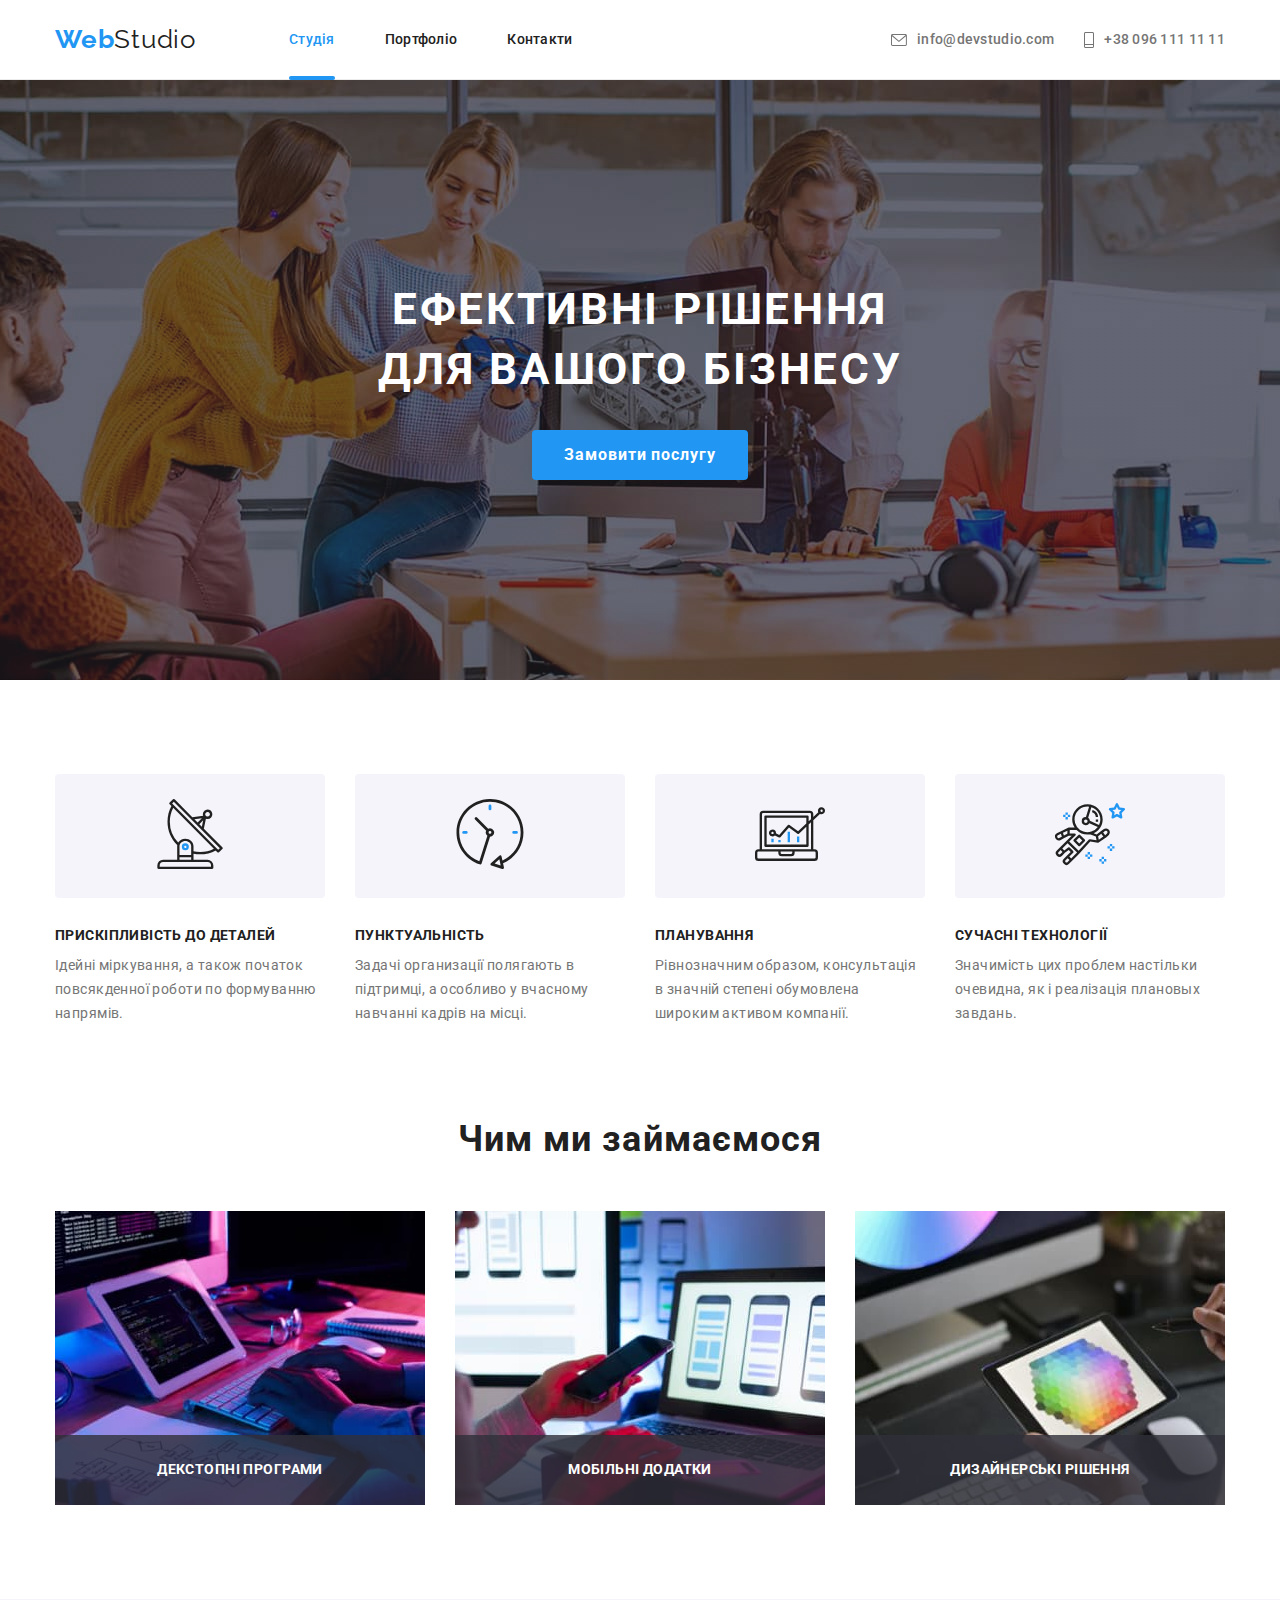
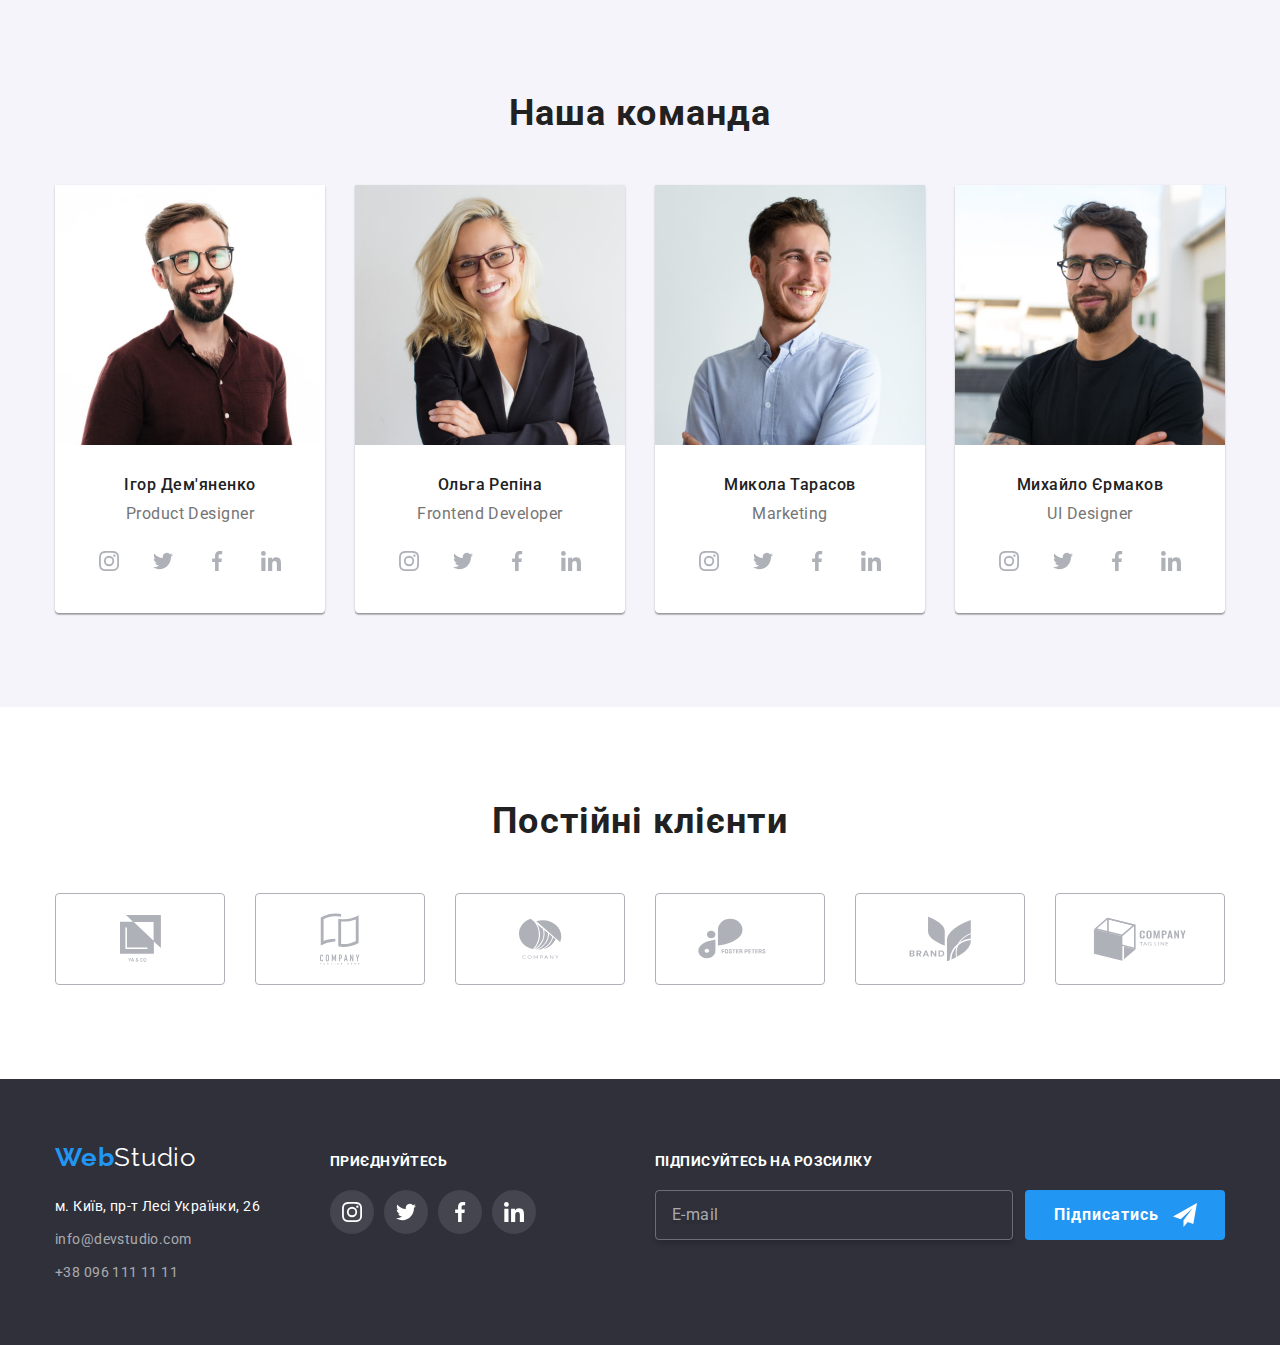
<file: index.html>
<!doctype html>
<html lang="uk-UA">
    <head>
        <meta charset="UTF-8">
        <meta name="viewport" content="width=device-width, initial-scale=1.0">
        <meta http-equiv="X-UA-Compatible" content="ie=edge">
        <title>Головна</title>
        <!--Імпорт шрифтів в HTML5-->
        <link rel="preconnect" href="https://fonts.googleapis.com">
        <link rel="preconnect" href="https://fonts.gstatic.com" crossorigin>
        <link href="https://fonts.googleapis.com/css2?family=Raleway:wght@700&family=Roboto:wght@400;500;700;900&display=swap"
              rel="stylesheet">
        <!--Імпорт зображення на шапку сайту-->
        <link rel="icon" href="./images/goit.png" type="image/png">
        <!--Підключення стилів-->
        <link rel="stylesheet" href="https://cdnjs.cloudflare.com/ajax/libs/modern-normalize/1.1.0/modern-normalize.min.css">
        <link rel="stylesheet" href="./css/main.min.css" type="text/css">
        <!-- <link rel="stylesheet" href="./styles/styles.css" type="text/css"> -->
    </head>
    <!-- ДЗ №7 goit-markup-hw-07 -->

    
    <body class="body-general">

        <!--Хедер-->
        <header class="header">
            <!--Контейнер контенту - ширина 1200px-->
            <div class="container">
                <!--Обгортка для хедеру-->
                <div class="header__wrapper">

                    <!--Блок навігації-->
                    <nav class="header__navigation">

                        <!--Логотип-->
                        <a class="logo" href="./"><span class="logo__prefix">Web</span>Studio</a>

                        <!--Навігація-->
                        <ul class="header__list">
                            <li class="header__item">
                                <a class="header__link current" href="./">Студія</a>
                            </li>
                            <li class="header__item">
                                <a class="header__link" href="./portfolio.html">Портфоліо</a>
                            </li>
                            <li class="header__item">
                                <a class="header__link" href="#">Контакти</a>
                            </li>
                        </ul>

                    </nav>

                    <!--Контакти-->
                    <ul class="header__list header__list--contacts">
                        <li class="header__item">
                            <a class="contact-link" href="mailto:info@devstudio.com">
                                <svg class="contact-link__image" width="16px" height="12px">
                                    <use href="./images/icons.svg#envelope"></use>
                                </svg>
                                info@devstudio.com</a>
                        </li>
                        <li class="header__item">
                            <a class="contact-link" href="tel:380961111111">
                                <svg class="contact-link__image" width="10px" height="16px">
                                    <use href="./images/icons.svg#smartphone"></use>
                                </svg>
                                +38 096 111 11 11</a>
                        </li>
                    </ul>

                </div>
            </div>
        </header>

        <!--Контент-->
        <main class="main-content">

            <!--Замовлення-->
            <section class="section section-order">
                <!--Контейнер контенту - ширина 1200px-->
                <div class="container">

                        <h1 class="title-order">Ефективні рішення для вашого бізнесу</h1>

                        <button class="button" type="button" data-modal-open>Замовити послугу</button>

                </div>
            </section>

            <!--Про нас-->
            <section class="section">
                <!--Контейнер контенту - ширина 1200px-->
                <div class="container">

                    <!--Заголовок для секції-->
                    <h2 class="hidden">Цей заголовок схований</h2>

                    <!--Наші цілі-->
                    <ul class="box-list">
                        <li class="box-list__item about-item">
                            <div class="about-item__box">
                                <svg class="about-item__image" width="70px" height="70px">
                                    <use href="./images/icons.svg#antenna"></use>
                                </svg>
                            </div>
                            <h3 class="about-item__title">Прискіпливість до деталей</h3>
                            <p class="about-item__text">
                                Ідейні міркування, а також початок повсякденної роботи по формуванню напрямів.
                            </p>
                        </li>
                        <li class="box-list__item about-item">
                            <div class="about-item__box">
                                <svg class="about-item__image" width="70px" height="70px">
                                    <use href="./images/icons.svg#clock"></use>
                                </svg>
                            </div>
                            <h3 class="about-item__title">Пунктуальність</h3>
                            <p class="about-item__text">
                                Задачі организації полягають в підтримці, а особливо у вчасному навчанні кадрів на
                                місці.
                            </p>
                        </li>
                        <li class="box-list__item about-item">
                            <div class="about-item__box">
                                <svg class="about-item__image" width="70px" height="70px">
                                    <use href="./images/icons.svg#diagram"></use>
                                </svg>
                            </div>
                            <h3 class="about-item__title">Планування</h3>
                            <p class="about-item__text">
                                Рівнозначним образом, консультація в значній степені обумовлена широким активом
                                компанії.
                            </p>
                        </li>
                        <li class="box-list__item about-item">
                            <div class="about-item__box">
                                <svg class="about-item__image" width="70px" height="70px">
                                    <use href="./images/icons.svg#astronaut"></use>
                                </svg>
                            </div>
                            <h3 class="about-item__title">Сучасні технології</h3>
                            <p class="about-item__text">
                                Значимість цих проблем настільки очевидна, як і реалізація плановых завдань.
                            </p>
                        </li>
                    </ul>

                </div>
            </section>

            <!--Чим ми займаємося-->
            <section class="section section-our-work">
                <!--Контейнер контенту - ширина 1200px-->
                <div class="container">

                    <!--Заголовок для секції-->
                    <h2 class="title-section">Чим ми займаємося</h2>

                    <!--Наше покликання-->
                    <ul class="box-list">
                        <li class="box-list__item work-item">
                            <img class="box-image" src="./images/image1.jpg" alt="Друк коду на клавіатурі"
                                 width="370" title="Втілюємо ваші мрії">
                            <h3 class="work-item__category">Декстопні програми</h3>
                        </li>
                        <li class="box-list__item work-item">
                            <img class="box-image" src="./images/image2.jpg" alt="Звірка дизайну сторінки на смартфоні"
                                 width="370" title="Підтримуємо вас на вашому шляху">
                            <h3 class="work-item__category">Мобільні додатки</h3>
                        </li>
                        <li class="box-list__item work-item">
                            <img class="box-image" src="./images/image3.jpg" alt="Вибір палітри кольорів на планшеті"
                                 width="370" title="Формуємо стратегію вашого успіху">
                            <h3 class="work-item__category">Дизайнерські рішення</h3>
                        </li>
                    </ul>

                </div>
            </section>

            <!--Наша команда-->
            <section class="section section-team">
                <!--Контейнер контенту - ширина 1200px-->
                <div class="container">

                    <!--Заголовок для секції-->
                    <h2 class="title-section">Наша команда</h2>

                    <!--Кадровий апарат-->
                    <ul class="box-list">

                        <li class="box-list__item team-item">
                            <img class="box-image" src="./images/photo1.jpg" alt="Фото Ігор Дем'яненко"
                                 width="270" title="Ігор Дем'яненко">
                            <h3 class="team-item__name">Ігор Дем'яненко</h3>
                            <p class="team-item__name team-item__name--job">Product Designer</p>

                            <!--Соціальці мережі-->
                            <ul class="social-list">
                                <li class="social-list__item">
                                    <a class="social-list__link" href="#">
                                        <svg class="social-list__image" width="20px" height="20px">
                                            <use href="./images/icons.svg#instagram"></use>
                                        </svg>
                                    </a>
                                </li>
                                <li class="social-list__item">
                                    <a class="social-list__link" href="#">
                                        <svg class="social-list__image" width="20px" height="20px">
                                            <use href="./images/icons.svg#twitter"></use>
                                        </svg>
                                    </a>
                                </li>
                                <li class="social-list__item">
                                    <a class="social-list__link" href="#">
                                        <svg class="social-list__image" width="20px" height="20px">
                                            <use href="./images/icons.svg#facebook"></use>
                                        </svg>
                                    </a>
                                </li>
                                <li class="social-list__item">
                                    <a class="social-list__link" href="#">
                                        <svg class="social-list__image" width="20px" height="20px">
                                            <use href="./images/icons.svg#linkedin"></use>
                                        </svg>
                                    </a>
                                </li>
                            </ul>
                        </li>

                        <li class="box-list__item team-item">
                            <img class="box-image" src="./images/photo2.jpg" alt="Фото Ольга Репіна"
                                 width="270" title="Ольга Репіна">
                            <h3 class="team-item__name">Ольга Репіна</h3>
                            <p class="team-item__name team-item__name--job">Frontend Developer</p>

                            <!--Соціальці мережі-->
                            <ul class="social-list">
                                <li class="social-list__item">
                                    <a class="social-list__link" href="#">
                                        <svg class="social-list__image" width="20px" height="20px">
                                            <use href="./images/icons.svg#instagram"></use>
                                        </svg>
                                    </a>
                                </li>
                                <li class="social-list__item">
                                    <a class="social-list__link" href="#">
                                        <svg class="social-list__image" width="20px" height="20px">
                                            <use href="./images/icons.svg#twitter"></use>
                                        </svg>
                                    </a>
                                </li>
                                <li class="social-list__item">
                                    <a class="social-list__link" href="#">
                                        <svg class="social-list__image" width="20px" height="20px">
                                            <use href="./images/icons.svg#facebook"></use>
                                        </svg>
                                    </a>
                                </li>
                                <li class="social-list__item">
                                    <a class="social-list__link" href="#">
                                        <svg class="social-list__image" width="20px" height="20px">
                                            <use href="./images/icons.svg#linkedin"></use>
                                        </svg>
                                    </a>
                                </li>
                            </ul>
                        </li>

                        <li class="box-list__item team-item">
                            <img class="box-image" src="./images/photo3.jpg" alt="Фото Микола Тарасов"
                                 width="270" title="Микола Тарасов">
                            <h3 class="team-item__name">Микола Тарасов</h3>
                            <p class="team-item__name team-item__name--job">Marketing</p>

                            <!--Соціальці мережі-->
                            <ul class="social-list">
                                <li class="social-list__item">
                                    <a class="social-list__link" href="#">
                                        <svg class="social-list__image" width="20px" height="20px">
                                            <use href="./images/icons.svg#instagram"></use>
                                        </svg>
                                    </a>
                                </li>
                                <li class="social-list__item">
                                    <a class="social-list__link" href="#">
                                        <svg class="social-list__image" width="20px" height="20px">
                                            <use href="./images/icons.svg#twitter"></use>
                                        </svg>
                                    </a>
                                </li>
                                <li class="social-list__item">
                                    <a class="social-list__link" href="#">
                                        <svg class="social-list__image" width="20px" height="20px">
                                            <use href="./images/icons.svg#facebook"></use>
                                        </svg>
                                    </a>
                                </li>
                                <li class="social-list__item">
                                    <a class="social-list__link" href="#">
                                        <svg class="social-list__image" width="20px" height="20px">
                                            <use href="./images/icons.svg#linkedin"></use>
                                        </svg>
                                    </a>
                                </li>
                            </ul>
                        </li>

                        <li class="box-list__item team-item">
                            <img class="box-image" src="./images/photo4.jpg" alt="Фото Михайло Єрмаков"
                                 width="270" title="Михайло Єрмаков">
                            <h3 class="team-item__name">Михайло Єрмаков</h3>
                            <p class="team-item__name team-item__name--job">UI Designer</p>

                            <!--Соціальці мережі-->
                            <ul class="social-list">
                                <li class="social-list__item">
                                    <a class="social-list__link" href="#">
                                        <svg class="social-list__image" width="20px" height="20px">
                                            <use href="./images/icons.svg#instagram"></use>
                                        </svg>
                                    </a>
                                </li>
                                <li class="social-list__item">
                                    <a class="social-list__link" href="#">
                                        <svg class="social-list__image" width="20px" height="20px">
                                            <use href="./images/icons.svg#twitter"></use>
                                        </svg>
                                    </a>
                                </li>
                                <li class="social-list__item">
                                    <a class="social-list__link" href="#">
                                        <svg class="social-list__image" width="20px" height="20px">
                                            <use href="./images/icons.svg#facebook"></use>
                                        </svg>
                                    </a>
                                </li>
                                <li class="social-list__item">
                                    <a class="social-list__link" href="#">
                                        <svg class="social-list__image" width="20px" height="20px">
                                            <use href="./images/icons.svg#linkedin"></use>
                                        </svg>
                                    </a>
                                </li>
                            </ul>
                        </li>

                    </ul>

                </div>
            </section>

            <!--Клієнти-->
            <section class="section">
                <!--Контейнер контенту - ширина 1200px-->
                <div class="container">

                    <!--Заголовок для секції-->
                    <h2 class="title-section">Постійні клієнти</h2>

                    <!--Клієнтура-->
                    <ul class="box-list">
                        <li class="box-list__item client-item">
                            <a class="client-item__link" href="#">
                                <svg class="client-item__logo" width="41px" height="47px">
                                    <use href="./images/icons.svg#yaco"></use>
                                </svg>
                            </a>
                        </li>
                        <li class="box-list__item client-item">
                            <a class="client-item__link" href="#">
                                <svg class="client-item__logo" width="40px" height="52px">
                                    <use href="./images/icons.svg#companytaglinehere"></use>
                                </svg>
                            </a>
                        </li>
                        <li class="box-list__item client-item">
                            <a class="client-item__link" href="#">
                                <svg class="client-item__logo" width="44px" height="41px">
                                    <use href="./images/icons.svg#company"></use>
                                </svg>
                            </a>
                        </li>
                        <li class="box-list__item client-item">
                            <a class="client-item__link" href="#">
                                <svg class="client-item__logo" width="84px" height="41px">
                                    <use href="./images/icons.svg#fosterpeters"></use>
                                </svg>
                            </a>
                        </li>
                        <li class="box-list__item client-item">
                            <a class="client-item__link" href="#">
                                <svg class="client-item__logo" width="63px" height="46px">
                                    <use href="./images/icons.svg#brand"></use>
                                </svg>
                            </a>
                        </li>
                        <li class="box-list__item client-item">
                            <a class="client-item__link" href="#">
                                <svg class="client-item__logo" width="94px" height="44px">
                                    <use href="./images/icons.svg#companytagline"></use>
                                </svg>
                            </a>
                        </li>
                    </ul>

                </div>
            </section>

        </main>

        <!--Футер-->
        <footer class="footer">
            <!--Контейнер контенту - ширина 1200px-->
            <div class="container">
                <!--Обгортка для футера-->
                <div class="footer__wrraper">

                    <!--Блок для логотипу та адреси футера-->
                    <div class="footer__contacts">

                        <!--Логотип футера-->
                        <a class="logo footer__logo" href="./"><span class="logo__prefix">Web</span>Studio</a>

                        <!--Адреса футера-->
                        <address class="footer__address">
                            <ul class="footer__address-list">
                                <li class="footer__address-item">
                                    <a class="footer__address-link" href="https://bit.ly/3pXMvUd" target="_blank"
                                       rel="noopener noreferrer">м. Київ, пр-т Лесі Українки, 26</a>
                                </li>
                                <li class="footer__address-item">
                                    <a class="contact-link footer__contact-link" href="mailto:info@devstudio.com">info@devstudio.com</a>
                                </li>
                                <li class="footer__address-item">
                                    <a class="contact-link footer__contact-link" href="tel:380961111111">+38 096 111 11 11</a>
                                </li>
                            </ul>
                        </address>

                    </div>

                    <!--Приєднуйтесь-->
                    <div class="footer__join">

                        <h3 class="title-footer">Приєднуйтесь</h3>

                        <!--Приєднуйтесь - Соціальці мережі-->
                        <ul class="social-list">
                            <li class="social-list__item">
                                <a class="social-list__link social-list__link--dark" href="#">
                                    <svg class="social-list__image" width="20px" height="20px">
                                        <use href="./images/icons.svg#instagram"></use>
                                    </svg>
                                </a>
                            </li>
                            <li class="social-list__item">
                                <a class="social-list__link social-list__link--dark" href="#">
                                    <svg class="social-list__image" width="20px" height="20px">
                                        <use href="./images/icons.svg#twitter"></use>
                                    </svg>
                                </a>
                            </li>
                            <li class="social-list__item">
                                <a class="social-list__link social-list__link--dark" href="#">
                                    <svg class="social-list__image" width="20px" height="20px">
                                        <use href="./images/icons.svg#facebook"></use>
                                    </svg>
                                </a>
                            </li>
                            <li class="social-list__item">
                                <a class="social-list__link social-list__link--dark" href="#">
                                    <svg class="social-list__image" width="20px" height="20px">
                                        <use href="./images/icons.svg#linkedin"></use>
                                    </svg>
                                </a>
                            </li>
                        </ul>

                    </div>

                    <!--Підписуйтесь на розсилку-->
                    <div class="footer__subscription">

                        <h3 class="title-footer">Підписуйтесь на розсилку</h3>

                        <!--Форма на розсилку-->
                        <form class="footer__form" action="#" method="post">
                            <label class="hidden" for="subscription-email">Введіть email:</label>
                            <input class="footer__input-email" type="email" name="subscription-email" id="subscription-email" placeholder="E-mail" required>
                            <button class="button footer__button" type="submit">Підписатись
                                <svg class="footer__button-image" width="24px" height="24px">
                                    <use href="./images/icons.svg#send"></use>
                                </svg>
                            </button>

                        </form>

                    </div>

                </div>
            </div>
        </footer>

        <!--Бекдроп-->
        <div class="backdrop is-hidden" data-modal>

            <!--Модальне вікно-->
            <div class="modal-box" data-box>

                <!--Кнопка закриття модального вікна-->
                <button class="button-close" type="button" title="Закрити" data-modal-close>
                    <svg class="button-close__image" width="11px" height="11px">
                        <use href="./images/icons.svg#close"></use>
                    </svg>
                </button>

                <h2 class="title-modal">Залишіть свої дані, ми вам перезвонимо</h2>

                <!--Форма модального вікна-->
                <form class="modal-form" action="#" method="post" autocomplete="off">

                    <label class="modal-form__label" for="modal-name">Ім'я</label>
                    <div class="modal-form__input-box">
                        <input class="modal-form__input-name" type="text" id="modal-name" name="user-name" required>
                        <svg class="modal-form__input-image" width="12px" height="12px">
                            <use href="./images/icons.svg#person"></use>
                        </svg>
                    </div>

                    <label class="modal-form__label" for="modal-phone">Телефон</label>
                    <div class="modal-form__input-box">
                        <input class="modal-form__input-phone" type="tel" id="modal-phone" name="user-phone" required>
                        <svg class="modal-form__input-image" width="14px" height="14px">
                            <use href="./images/icons.svg#phone"></use>
                        </svg>
                    </div>

                    <label class="modal-form__label" for="modal-email">Пошта</label>
                    <div class="modal-form__input-box">
                        <input class="modal-form__input-email" type="email" id="modal-email" name="user-email" required autocomplete="on">
                        <svg class="modal-form__input-image" width="16px" height="12px">
                            <use href="./images/icons.svg#email"></use>
                        </svg>
                    </div>

                    <label class="modal-form__label" for="modal-comment">Коментарі</label>
                    <textarea class="modal-form__input-comment modal-form__input-comment--textarea" id="modal-comment" name="user-comment" placeholder="Введіть текст"></textarea>

                    <div class="modal-form__label-box">

                        <input class="modal-form__input-conditions" type="checkbox" id="modal-conditions" value="conditions" name="user-conditions">
                        
                        <div class="modal-form__box-conditions"></div>

                        <svg class="modal-form__image-conditions" width="13px" height="10px">
                            <use href="./images/icons.svg#check"></use>
                        </svg>
                        
                        <label class="modal-form__label-conditions" for="modal-conditions">Погоджуюсь із розсилкою та приймаю 
                        
                            <a class="modal-form__link-conditions" href="#">Умови договору</a>
                            
                        </label>

                    </div>

                    <button class="button modal-form__button" type="submit" name="form-modal-button">Відправити</button>

                </form>

            </div>

        </div>

        <script src="./js/modal.js"></script>

    </body>

</html>
</file>
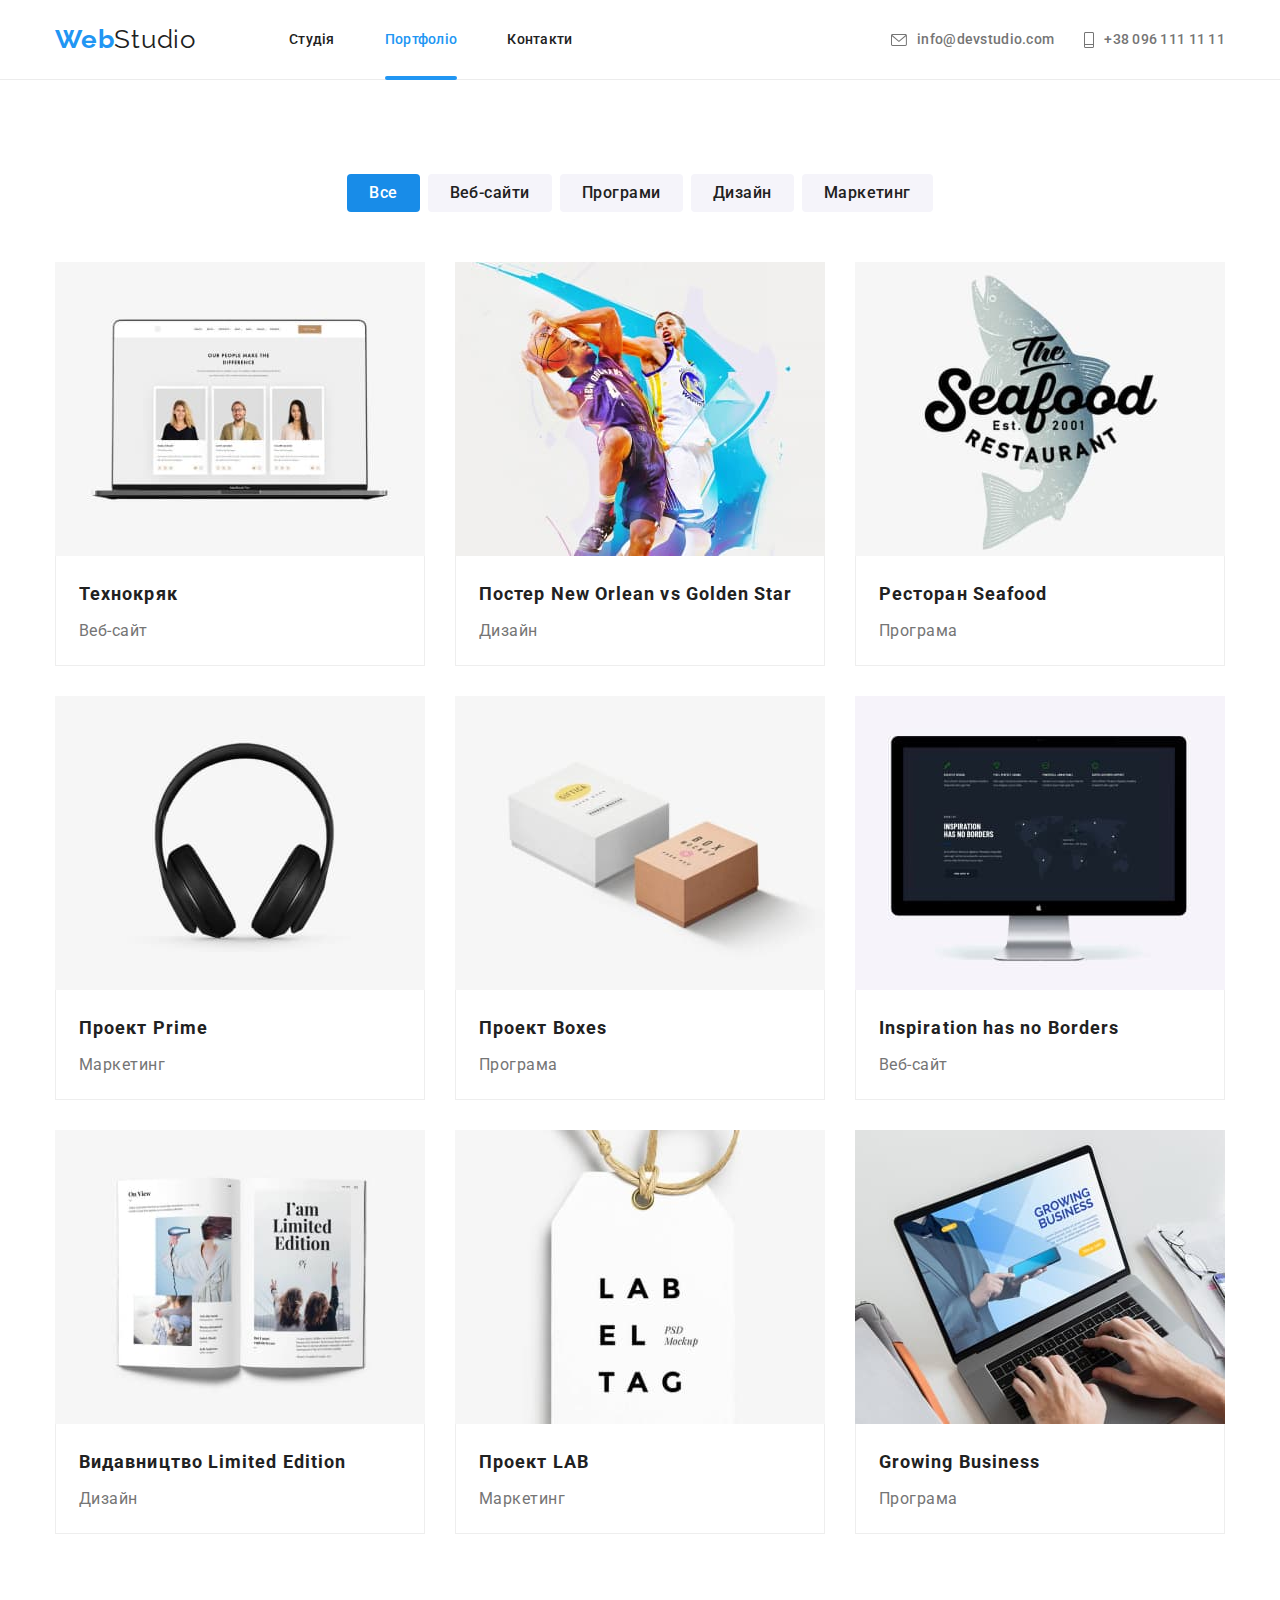
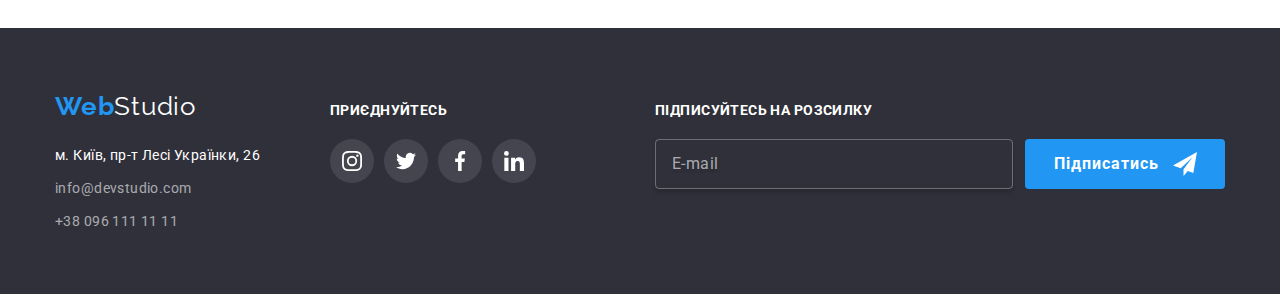
<file: portfolio.html>
<!doctype html>
<html lang="uk-UA">
    <head>
        <meta charset="UTF-8">
        <meta name="viewport" content="width=device-width, initial-scale=1.0">
        <meta http-equiv="X-UA-Compatible" content="ie=edge">
        <title>Портфоліо</title>
        <!--Імпорт шрифтів в HTML5-->
        <link rel="preconnect" href="https://fonts.googleapis.com">
        <link rel="preconnect" href="https://fonts.gstatic.com" crossorigin>
        <link href="https://fonts.googleapis.com/css2?family=Raleway:wght@700&family=Roboto:wght@400;500;700;900&display=swap"
              rel="stylesheet">
        <!--Імпорт зображення на шапку сайту-->
        <link rel="icon" href="./images/goit.png" type="image/png">
        <!--Підключення стилів-->
        <link rel="stylesheet" href="https://cdnjs.cloudflare.com/ajax/libs/modern-normalize/1.1.0/modern-normalize.min.css">
        <link rel="stylesheet" href="./css/main.min.css" type="text/css">
        <!-- <link rel="stylesheet" href="./styles/styles.css" type="text/css"> -->
    </head>
    <!-- ДЗ №7 goit-markup-hw-07 -->

    <body class="body-general">

        <!--Хедер-->
        <header class="header">
            <!--Контейнер контенту - ширина 1200px-->
            <div class="container">
                <!--Обгортка для хедеру-->
                <div class="header__wrapper">
                
                    <!--Блок навігації-->
                    <nav class="header__navigation">
                
                        <!--Логотип-->
                        <a class="logo" href="./"><span class="logo__prefix">Web</span>Studio</a>
                
                        <!--Навігація-->
                        <ul class="header__list">
                            <li class="header__item">
                                <a class="header__link" href="./">Студія</a>
                            </li>
                            <li class="header__item">
                                <a class="header__link current" href="./portfolio.html">Портфоліо</a>
                            </li>
                            <li class="header__item">
                                <a class="header__link" href="#">Контакти</a>
                            </li>
                        </ul>
                
                    </nav>
                
                    <!--Контакти-->
                    <ul class="header__list header__list--contacts">
                        <li class="header__item">
                            <a class="contact-link" href="mailto:info@devstudio.com">
                                <svg class="contact-link__image" width="16px" height="12px">
                                    <use href="./images/icons.svg#envelope"></use>
                                </svg>
                                info@devstudio.com</a>
                        </li>
                        <li class="header__item">
                            <a class="contact-link" href="tel:380961111111">
                                <svg class="contact-link__image" width="10px" height="16px">
                                    <use href="./images/icons.svg#smartphone"></use>
                                </svg>
                                +38 096 111 11 11</a>
                        </li>
                    </ul>

                </div>
            </div>
        </header>

        <!--Контент-->
        <main class="main-content">

            <!--Секція постерів-->
            <section class="section">
                <!--Контейнер контенту - ширина 1200px-->
                <div class="container">

                    <!--Заголовок для секції-->
                    <h1 class="hidden">Цей заголовок схований</h1>

                    <!--Фільтр-->
                    <ul class="filter-list">
                        <li class="filter-list__item">
                            <button class="button filter-list__button cheсked" type="button">Все</button>
                        </li>
                        <li class="filter-list__item">
                            <button class="button filter-list__button" type="button">Веб-сайти</button>
                        </li>
                        <li class="filter-list__item">
                            <button class="button filter-list__button" type="button">Програми</button>
                        </li>
                        <li class="filter-list__item">
                            <button class="button filter-list__button" type="button">Дизайн</button>
                        </li>
                        <li class="filter-list__item">
                            <button class="button filter-list__button" type="button">Маркетинг</button>
                        </li>
                    </ul>

                    <!--Постери-->
                    <ul class="box-list">
                        <li class="box-list__item poster-item">
                            <div class="poster-item__overlay">
                                <img class="box-image" src="./images/imageprofile1.jpg"
                                    width="370" alt="Технокряк" title="Технокряк">
                                <p class="poster-item__title">Ресурс пропонує комплексні пропозиції з різним рівнем функціоналу
                                    та сервісів. Все це дозволить відвідувачу отримати вичерпні відомості про компанію або
                                    приватну особу.</p>
                            </div>
                            <div class="poster-item__label">
                                <h3 class="poster-item__name">Технокряк</h3>
                                <p class="poster-item__category">Веб-сайт</p>
                            </div>
                        </li>
                        <li class="box-list__item poster-item">
                            <div class="poster-item__overlay">
                                <img class="box-image" src="./images/imageprofile2.jpg"
                                    width="370" alt="Постер New Orlean vs Golden Star" title="Постер New Orlean vs Golden Star">
                                <p class="poster-item__title">Ресурс пропонує комплексні пропозиції з різним рівнем функціоналу
                                    та сервісів. Все це дозволить відвідувачу отримати вичерпні відомості про компанію або
                                    приватну особу.</p>
                            </div>
                            <div class="poster-item__label">
                                <h3 class="poster-item__name">Постер New Orlean vs Golden Star</h3>
                                <p class="poster-item__category">Дизайн</p>
                            </div>
                        </li>
                        <li class="box-list__item poster-item">
                            <div class="poster-item__overlay">
                                <img class="box-image" src="./images/imageprofile3.jpg"
                                    width="370" alt="Ресторан Seafood" title="Ресторан Seafood">
                                <p class="poster-item__title">Ресурс пропонує комплексні пропозиції з різним рівнем функціоналу
                                    та сервісів. Все це дозволить відвідувачу отримати вичерпні відомості про компанію або
                                    приватну особу.</p>
                            </div>
                            <div class="poster-item__label">
                                <h3 class="poster-item__name">Ресторан Seafood</h3>
                                <p class="poster-item__category">Програма</p>
                            </div>
                        </li>
                        <li class="box-list__item poster-item">
                            <div class="poster-item__overlay">
                                <img class="box-image" src="./images/imageprofile4.jpg"
                                    width="370" alt="Проект Prime" title="Проект Prime">
                                <p class="poster-item__title">Ресурс пропонує комплексні пропозиції з різним рівнем функціоналу
                                    та сервісів. Все це дозволить відвідувачу отримати вичерпні відомості про компанію або
                                    приватну особу.</p>
                            </div>
                            <div class="poster-item__label">
                                <h3 class="poster-item__name">Проект Prime</h3>
                                <p class="poster-item__category">Маркетинг</p>
                            </div>
                        </li>
                        <li class="box-list__item poster-item">
                            <div class="poster-item__overlay">
                                <img class="box-image" src="./images/imageprofile5.jpg"
                                    width="370" alt="Проект Boxes" title="Проект Boxes">
                                <p class="poster-item__title">Ресурс пропонує комплексні пропозиції з різним рівнем функціоналу
                                    та сервісів. Все це дозволить відвідувачу отримати вичерпні відомості про компанію або
                                    приватну особу.</p>
                            </div>
                            <div class="poster-item__label">
                                <h3 class="poster-item__name">Проект Boxes</h3>
                                <p class="poster-item__category">Програма</p>
                            </div>
                        </li>
                        <li class="box-list__item poster-item">
                            <div class="poster-item__overlay">
                                <img class="box-image" src="./images/imageprofile6.jpg"
                                    width="370" alt="Inspiration has no Borders" title="Inspiration has no Borders">
                                <p class="poster-item__title">Ресурс пропонує комплексні пропозиції з різним рівнем функціоналу
                                    та сервісів. Все це дозволить відвідувачу отримати вичерпні відомості про компанію або
                                    приватну особу.</p>
                            </div>
                            <div class="poster-item__label">
                                <h3 class="poster-item__name">Inspiration has no Borders</h3>
                                <p class="poster-item__category">Веб-сайт</p>
                            </div>
                        </li>
                        <li class="box-list__item poster-item">
                            <div class="poster-item__overlay">
                                <img class="box-image" src="./images/imageprofile7.jpg"
                                    width="370" alt="Видавництво Limited Edition" title="Видавництво Limited Edition">
                                <p class="poster-item__title">Ресурс пропонує комплексні пропозиції з різним рівнем функціоналу
                                    та сервісів. Все це дозволить відвідувачу отримати вичерпні відомості про компанію або
                                    приватну особу.</p>
                            </div>
                            <div class="poster-item__label">
                                <h3 class="poster-item__name">Видавництво Limited Edition</h3>
                                <p class="poster-item__category">Дизайн</p>
                            </div>
                        </li>
                        <li class="box-list__item poster-item">
                            <div class="poster-item__overlay">
                                <img class="box-image" src="./images/imageprofile8.jpg"
                                    width="370" alt="Проект LAB" title="Проект LAB">
                                <p class="poster-item__title">Ресурс пропонує комплексні пропозиції з різним рівнем функціоналу
                                    та сервісів. Все це дозволить відвідувачу отримати вичерпні відомості про компанію або
                                    приватну особу.</p>
                            </div>
                            <div class="poster-item__label">
                                <h3 class="poster-item__name">Проект LAB</h3>
                                <p class="poster-item__category">Маркетинг</p>
                            </div>
                        </li>
                        <li class="box-list__item poster-item">
                            <div class="poster-item__overlay">
                                <img class="box-image" src="./images/imageprofile9.jpg"
                                    width="370" alt="Growing Business" title="Growing Business">
                                <p class="poster-item__title">Ресурс пропонує комплексні пропозиції з різним рівнем функціоналу
                                    та сервісів. Все це дозволить відвідувачу отримати вичерпні відомості про компанію або
                                    приватну особу.</p>
                            </div>
                            <div class="poster-item__label">
                                <h3 class="poster-item__name">Growing Business</h3>
                                <p class="poster-item__category">Програма</p>
                            </div>
                        </li>
                    </ul>

                </div>
            </section>

        </main>

        <!--Футер-->
        <footer class="footer">
            <!--Контейнер контенту - ширина 1200px-->
            <div class="container">
                <!--Обгортка для футера-->
                <div class="footer__wrraper">

                    <!--Блок для логотипу та адреси футера-->
                    <div class="footer__contacts">

                        <!--Логотип футера-->
                        <a class="logo footer__logo" href="./"><span class="logo__prefix">Web</span>Studio</a>

                        <!--Адреса футера-->
                        <address class="footer__address">
                            <ul class="footer__address-list">
                                <li class="footer__address-item">
                                    <a class="footer__address-link" href="https://bit.ly/3pXMvUd" target="_blank"
                                       rel="noopener noreferrer">м. Київ, пр-т Лесі Українки, 26</a>
                                </li>
                                <li class="footer__address-item">
                                    <a class="contact-link footer__contact-link" href="mailto:info@devstudio.com">info@devstudio.com</a>
                                </li>
                                <li class="footer__address-item">
                                    <a class="contact-link footer__contact-link" href="tel:380961111111">+38 096 111 11 11</a>
                                </li>
                            </ul>
                        </address>

                    </div>

                    <!--Приєднуйтесь-->
                    <div class="footer__join">

                        <h3 class="title-footer">Приєднуйтесь</h3>

                        <!--Приєднуйтесь - Соціальці мережі-->
                        <ul class="social-list">
                            <li class="social-list__item">
                                <a class="social-list__link social-list__link--dark" href="#">
                                    <svg class="social-list__image" width="20px" height="20px">
                                        <use href="./images/icons.svg#instagram"></use>
                                    </svg>
                                </a>
                            </li>
                            <li class="social-list__item">
                                <a class="social-list__link social-list__link--dark" href="#">
                                    <svg class="social-list__image" width="20px" height="20px">
                                        <use href="./images/icons.svg#twitter"></use>
                                    </svg>
                                </a>
                            </li>
                            <li class="social-list__item">
                                <a class="social-list__link social-list__link--dark" href="#">
                                    <svg class="social-list__image" width="20px" height="20px">
                                        <use href="./images/icons.svg#facebook"></use>
                                    </svg>
                                </a>
                            </li>
                            <li class="social-list__item">
                                <a class="social-list__link social-list__link--dark" href="#">
                                    <svg class="social-list__image" width="20px" height="20px">
                                        <use href="./images/icons.svg#linkedin"></use>
                                    </svg>
                                </a>
                            </li>
                        </ul>

                    </div>

                    <!--Підписуйтесь на розсилку-->
                    <div class="footer__subscription">

                        <h3 class="title-footer">Підписуйтесь на розсилку</h3>

                        <!--Форма на розсилку-->
                        <form class="footer__form" action="#" method="post">
                            <label class="hidden" for="subscription-email">Введіть email:</label>
                            <input class="footer__input-email" type="email" name="subscription-email" id="subscription-email" placeholder="E-mail" required>
                            <button class="button footer__button" type="submit">Підписатись
                                <svg class="footer__button-image" width="24px" height="24px">
                                    <use href="./images/icons.svg#send"></use>
                                </svg>
                            </button>

                        </form>

                    </div>

                </div>
            </div>
        </footer>

    </body>

</html>
</file>
<file: styles/styles.css>
:root {
    /*Кольори для фону секцій*/
    --section-fon__primary: #2F303A;
    --section-fon__secondary: #F5F4FA;
    --social-fon: rgba(255, 255, 255, 0.1);
    --overlay-fon: rgba(33, 150, 243, 0.9);

    /*Кольори для контенту*/
    --content-color: #FFFFFF;

    /*Кольори рамок*/
    --header__border-color: #ECECEC;
    --poster-item__border-color: #EEEEEE;
    --subscription-form__border-email: rgba(255, 255, 255, 0.3);
    --modal-form__input: rgba(33, 33, 33, 0.2);

    /*Кольори тексту та елементів*/
    --logo-color: #000000;
    --text-color__primary: #212121;
    --text-color__secondary: #757575;
    --footer__text-color: rgba(255, 255, 255, 0.6);
    --social__icon-color: #afb1b8;
    --modal-form__placeholder-text-color: rgba(117, 117, 117, 0.5);

    /*Кольори блоків, ефектів ховера і фокусу*/
    --general-color: #2196F3;
    --focus-color: #188ce8;
    --gradient-color-1: #104970;
    --gradient-color-2: #a9a9ad;

    /*Кольори тіней та затемнень*/
    --button__shadow-color: rgba(0, 0, 0, 0.15);
    --button__shadow-focus-color: rgba(0, 0, 0, 0.25);
    --box-shadow-1: rgba(0, 0, 0, 0.12);
    --box-shadow-2: rgba(0, 0, 0, 0.14);
    --box-shadow-3: rgba(0, 0, 0, 0.2);
    --box-shadow-4: rgba(0, 0, 0, 0.1);
    --box-shadow-5: rgba(0, 0, 0, 0.8);
    --box-shadow-6: rgba(0, 0, 0, 0.06);
    --box-shadow-7: rgba(0, 0, 0, 0.16);
    --box-shadow-8: rgba(47, 48, 58, 0.4);
    --box-shadow-9: rgba(47, 48, 58, 0.8);

    /*Сімейство шрифтів*/
    --general__font-family: 'Roboto', sans-serif;
    --logo__font-family: 'Raleway', sans-serif;

    /*Вага шрифту*/
    --title__font-weight: 400;
    --general__font-weight: 500;
    --header__font-weight: 700;
    --unit__font-weight: 900;

    /*Розмір шрифту*/
    --modal-label__font-size: 12px;
    --general__font-size: 14px;
    --item__font-size: 16px;
    --title__font-size: 18px;
    --modal-title__font-size: 20px;
    --logo__font-size: 26px;
    --section-title__font-size: 36px;
    --unit__font-size: 44px;

    /*Висота лінії шрифту*/
    --general__line-height: 1.14;
    --modal-title__line-height: 1.15;
    --section-title__line-height: 1.16;
    --modal-label__line-height: 1.17;
    --item__line-height: 1.19;
    --logo-prefix__line-height: 1.2;
    --subscription-input__line-height: 1.25;
    --unit__line-height: 1.36;
    --logo__line-height: 1.4;
    --poster-title__line-height: 1.56;
    --button-filter__line-height: 1.63;
    --title__line-height: 1.71;
    --poster-category__line-height: 1.87;
    --button-order__line-height: 1.88;
    --poster-name__line-height: 2;

    /*Міжсимвольний інтервал*/
    --modal-label__letter-spacing: 0.01em;
    --general__letter-spacing: 0.02em;
    --title__letter-spacing: 0.03em;
    --unit__letter-spacing: 0.06em;
}

/*Обнулення стилів браузера*/
html {
    box-sizing: border-box;
}

*,
*::after,
*::before {
    box-sizing: inherit;
    margin: 0;
}

h1,
h2,
h3,
h4,
h5,
h6,
p {
    margin: 0;
}

a {
    text-decoration: none;
    color: inherit;
}

ul {
    list-style: none;
    padding: 0;
    margin: 0;
}

img {
    display: block;
    max-width: 100%;
    height: auto;
}

address {
    font-style: normal;
}

/*Фон сторінки та головний шрифт*/
.body-general {
    background-color: var(--content-color);
    display: flex;
    flex-direction: column;
    min-height: 100vh;
    font-family: var(--general__font-family);
    font-weight: var(--general__font-weight);
    font-size: var(--general__font-size);
    line-height: var(--general__line-height);
    letter-spacing: var(--general__letter-spacing);
    color: var(--text-color__primary);
}

/*Контейнер контенту - ширина 1200px*/
.container-content {
    max-width: 1200px;
    padding: 0 15px;
    margin: 0 auto;
}

/*Хедер*/
.section-header {
    /*height: 80px;*/
    border-bottom: 1px solid var(--header__border-color);
}

/*Обгортка для хедеру та блок навігації*/
.header-navigation {
    display: flex;
    align-items: center;
}

/*Логотип*/
.logo {
    display: inline-block;
    font-family: var(--logo__font-family);
    font-weight: var(--title__font-weight);
    font-size: var(--logo__font-size);
    line-height: var(--logo__line-height);
    letter-spacing: var(--title__letter-spacing);
    color: var(--logo-color);
    transition-property: transform;
    transition-duration: 250ms;
    transition-timing-function:
        cubic-bezier(0.4, 0, 0.2, 1);
}

.logo__prefix {
    font-weight: var(--header__font-weight);
    line-height: var(--logo-prefix__line-height);
    color: var(--general-color);
}

.logo:focus {
    transform: scale(1.1);
}

.logo:hover {
    transform: scale(1.2);
}

/*Навігація*/
.header-navigation__list {
    display: flex;
    margin-left: 93px;
}

.header-navigation__item:not(:first-child) {
    margin-left: 50px;
}

.header-navigation__link {
    display: block;
    position: relative;
    color: var(--text-color__primary);
    padding: 32px 0 31px;
    transition-property: color;
    transition-duration: 250ms;
    transition-timing-function:
        cubic-bezier(0.4, 0, 0.2, 1);
}

/*Декоративний елемент навігації*/
.header-navigation__link::before {
    content: '';
    position: absolute;
    right: 0;
    bottom: -1px;
    height: 4px;
    width: 0;
    background-color: var(--general-color);
    border-radius: 2px;
    transition-property: width background-color;
    transition-duration: 250ms;
    transition-timing-function:
        cubic-bezier(0.4, 0, 0.2, 1);
}

/*Вказівник навігації для поточної сторінки*/
.current {
    color: var(--general-color);
    transition-property: color;
    transition-duration: 250ms;
    transition-timing-function:
        cubic-bezier(0.4, 0, 0.2, 1);
}

/*Декоративний елемент вказівника для навігації*/
.current::after {
    content: '';
    position: absolute;
    left: 0;
    bottom: -1px;
    height: 4px;
    width: 100%;
    background-color: var(--general-color);
    border-radius: 2px;
    transition-property: background-color;
    transition-duration: 250ms;
    transition-timing-function:
        cubic-bezier(0.4, 0, 0.2, 1);
}

.header-navigation__link:focus,
.current:focus {
    color: var(--focus-color);
}

.header-navigation__link:hover,
.current:hover {
    color: var(--general-color);
}

.header-navigation__link:focus::before {
    left: 0;
    width: 100%;
    background-color: var(--focus-color);
}

.header-navigation__link:hover::before {
    left: 0;
    width: 100%;
    background-color: var(--general-color);
}

.current:focus::after {
    background-color: var(--focus-color);
}

.current:hover::after {
    background-color: var(--general-color);
}

/*Контакти*/
.header-navigation__contacts {
    margin-left: auto;
}

.header-navigation__contact:not(:first-child) {
    margin-left: 30px;
}

.contact-link {
    display: flex;
    position: relative;
    padding: 32px 0 31px;
    align-items: center;
    color: var(--text-color__secondary);
    transition-property: color fill;
    transition-duration: 250ms;
    transition-timing-function:
        cubic-bezier(0.4, 0, 0.2, 1);
}

/*Декоративний елемент для контактів*/
.contact-link::before {
    content: '';
    position: absolute;
    right: 0;
    bottom: -1px;
    height: 4px;
    width: 0;
    background-color: var(--general-color);
    border-radius: 2px;
    transition-property: width;
    transition-duration: 250ms;
    transition-timing-function:
        cubic-bezier(0.4, 0, 0.2, 1);
}

.contact-link:focus::before {
    left: 0;
    width: 100%;
    background-color: var(--focus-color);
}

.contact-link:hover::before {
    left: 0;
    width: 100%;
    background-color: var(--general-color);
}

.contact-link__image {
    display: inline-block;
    margin-right: 10px;
    fill: currentColor;
}

.contact-link:focus {
    color: var(--focus-color);
    fill: currentColor;
}

.contact-link:hover {
    color: var(--general-color);
    fill: currentColor;
}

/*Контент*/
.main-content {
    background-color: inherit;
    flex: 1 0 auto;
    /*Ця опція необхідна для того, щоб футер завжди був притиснутий до низу viewport при відсутності контенту*/
    /* Розширений запис властивості flex:*/
    /* flex-grow: 1; Коефіцієнт розтягування - коефіцієнт збільшення ширини flex-елементу відносно інших flex-елементів.*/
    /* flex-shrink: 0; Коефіцієнт звуження - коефіцієнт зменшення ширини flex-елементу щодо інших flex-елементів.*/
    /* flex-basis: auto; Базова ширина flex-елемента. */
}

.section {
    padding: 94px 0;
}

/*Замовлення*/
.section-order {
    /*height: 600px;*/
    padding: 200px 0;
    text-align: center;
    background-color: var(--section-fon__primary);
    background-image:
        linear-gradient(to right,
            var(--box-shadow-8),
            var(--box-shadow-8)),
        url("../images/photo.jpg");
    background-position: center;
    background-repeat: no-repeat;
}

.title-page {
    margin: 0 auto 30px;
    max-width: 600px;
    font-weight: var(--unit__font-weight);
    font-size: var(--unit__font-size);
    line-height: var(--unit__line-height);
    letter-spacing: var(--unit__letter-spacing);
    text-transform: uppercase;
    color: var(--content-color);
}

.button {
    background: var(--general-color);
    padding: 10px 32px;
    border: 0;
    border-radius: 4px;
    font-family: inherit;
    font-weight: var(--header__font-weight);
    font-size: var(--item__font-size);
    line-height: var(--button-order__line-height);
    letter-spacing: var(--unit__letter-spacing);
    color: var(--content-color);
    box-shadow:
        0 4px 4px var(--button__shadow-focus-color);
    user-select: none;
    cursor: pointer;
    transition-property: background-color box-shadow text-shadow;
    transition-duration: 250ms;
    transition-timing-function:
        cubic-bezier(0.4, 0, 0.2, 1);
}

.button:focus,
.button:hover {
    background: var(--focus-color);
    box-shadow:
        0 4px 4px var(--button__shadow-color);
}

.button:hover {
    background-image:
        linear-gradient(var(--general-color),
            var(--gradient-color-1));
}

.button:active {
    background-image:
        linear-gradient(var(--general-color),
            var(--gradient-color-1));
    box-shadow:
        inset 4px 4px 8px var(--button__shadow-color),
        inset -4px 4px 4px var(--button__shadow-color),
        inset 4px -4px 4px var(--button__shadow-color),
        inset -4px -4px 4px var(--button__shadow-color);
    text-shadow:
        4px 4px 4px var(--button__shadow-color),
        -4px 4px 4px var(--button__shadow-color),
        4px -4px 4px var(--button__shadow-color),
        -4px -4px 4px var(--button__shadow-color);
}

/*Про нас*/

/*Заголовок для секції*/
.hidden {
    position: absolute;
    width: 1px;
    height: 1px;
    margin: -1px;
    border: 0;
    padding: 0;
    white-space: nowrap;
    clip-path: inset(100%);
    clip: rect(0 0 0 0);
    overflow: hidden;
}

/*Наші цілі*/
.box-list {
    display: flex;
    flex-wrap: wrap;
    margin: -15px;
}

.box-list__item {
    margin: 15px;
}

.about-item {
    max-width: 270px;
}

.about-item__box {
    /*height: 120px;*/
    background-color: var(--section-fon__secondary);
    border-radius: 4px;
    padding: 25px 0;
    margin-bottom: 30px;
    text-align: center;
}

.about-item__image {
    display: inline;
}

.about-item__title {
    margin-bottom: 10px;
    font-size: inherit;
    line-height: inherit;
    letter-spacing: var(--title__letter-spacing);
    text-transform: uppercase;
}

.about-item__text {
    font-weight: var(--title__font-weight);
    line-height: var(--title__line-height);
    letter-spacing: var(--title__letter-spacing);
    color: var(--text-color__secondary);
}

/*Чим ми займаємося*/
.section-our-work {
    padding-top: 0;
    padding-bottom: 94px;
}

/*Заголовок для секції*/
.title-section {
    margin-bottom: 50px;
    font-size: var(--section-title__font-size);
    line-height: var(--section-title__line-height);
    letter-spacing: var(--title__letter-spacing);
    text-align: center;
}

/*Наше покликання*/
.work-item {
    position: relative;
    max-width: 370px;
}

.box-image {
    display: block;
    width: 100%;
}

.work-item__category {
    position: absolute;
    bottom: 0;
    height: 70px;
    width: 100%;
    padding: 27px 0;
    text-transform: uppercase;
    text-align: center;
    font-size: inherit;
    letter-spacing: var(--title__letter-spacing);
    color: var(--content-color);
    background-color: var(--box-shadow-9);
}

/*Наша команда*/
.section-team {
    background-color: var(--section-fon__secondary);
}

/*Кадровий апарат*/
.team-item {
    max-width: 270px;
    background-color: var(--content-color);
    box-shadow:
        0 1px 3px var(--box-shadow-1),
        0 1px 1px var(--box-shadow-2),
        0 2px 1px var(--box-shadow-3);
    border-radius: 0 0 4px 4px;
}

.team-item__name {
    padding-top: 30px;
    padding-bottom: 10px;
    text-align: center;
    font-weight: inherit;
    font-size: var(--item__font-size);
    line-height: var(--item__line-height);
    letter-spacing: var(--title__letter-spacing);
    color: var(--text-color__primary);
}

.team-item__job {
    padding-top: 0;
    padding-bottom: 16px;
    font-weight: var(--title__font-weight);
    color: var(--text-color__secondary);
}

/*Соціальці мережі*/
.social-list {
    display: flex;
    justify-content: center;
    margin-bottom: 30px;
}

.social-list__item {
    display: flex;
    width: 44px;
    height: 44px;
}

.social-list__item:not(:first-child) {
    margin-left: 10px;
}

.social-list__link {
    display: flex;
    width: 100%;
    height: 100%;
    border-radius: 50%;
    color: var(--social__icon-color);
    justify-content: center;
    align-items: center;
    cursor: pointer;
    transition-property: color background-color;
    transition-duration: 250ms;
    transition-timing-function:
        cubic-bezier(0.4, 0, 0.2, 1);
}

.social-list__link:hover,
.social-list__link:focus {
    background-color: var(--focus-color);
    color: var(--content-color);
}

.social-list__link:hover {
    background-color: var(--general-color);
}

.social-list__image {
    display: block;
    fill: currentColor;
    transition-property: fill;
    transition-duration: 250ms;
    transition-timing-function:
        cubic-bezier(0.4, 0, 0.2, 1);
}

.social-list__image:hover,
.social-list__image:focus {
    fill: currentColor;
}

/*Клієнти*/

/*Клієнтура*/

.client-item {
    display: block;
    width: 170px;
    height: 92px;
    margin: 15px;
}

.client-item__link {
    display: flex;
    width: 100%;
    height: 100%;
    border: 1px solid var(--social__icon-color);
    border-radius: 4px;
    color: var(--social__icon-color);
    justify-content: center;
    align-items: center;
    transition-property: color;
    transition-duration: 250ms;
    transition-timing-function:
        cubic-bezier(0.4, 0, 0.2, 1);
}

.client-item__link:focus {
    outline: transparent;
    border: 1px solid var(--focus-color);
    color: var(--focus-color);
}

.client-item__link:hover {
    border: 1px solid var(--general-color);
    color: var(--general-color);
}

.client-item__logo {
    display: block;
    fill: currentColor;
}

.client-item__logo:hover,
.client-item__logo:focus {
    fill: currentColor;
}

/*Секція постерів*/

/*Фільтр*/
.filter-list {
    display: flex;
    flex-wrap: wrap;
    justify-content: center;
    margin-bottom: 50px;
}

.filter-list__item:not(:last-child) {
    margin-right: 8px;
}

.filter-list__button {
    background-image:
        linear-gradient(var(--section-fon__secondary),
            var(--gradient-color-2));
    padding: 6px 22px;
    font-weight: inherit;
    line-height: var(--button-filter__line-height);
    letter-spacing: var(--title__letter-spacing);
    color: var(--text-color__primary);
    box-shadow: none;
    transition-property: background-image color box-shadow text-shadow;
    transition-duration: 250ms;
    transition-timing-function:
        cubic-bezier(0.4, 0, 0.2, 1);
}

.cheсked {
    background: var(--focus-color);
    color: var(--content-color);
}

.filter-list__button:focus,
.filter-list__button:hover {
    color: var(--content-color);
    box-shadow:
        0px 3px 1px var(--box-shadow-4),
        0px 1px 2px var(--box-shadow-5),
        0px 2px 2px var(--box-shadow-1);
}

.filter-list__button:active {
    box-shadow:
        0 4px 4px var(--button__shadow-color),
        inset 4px 4px 4px var(--button__shadow-color),
        inset -4px 4px 4px var(--button__shadow-color),
        inset 4px -4px 4px var(--button__shadow-color),
        inset -4px -4px 4px var(--button__shadow-color);
    color: var(--content-color);
}

/*Постери*/
.poster-item {
    max-width: 370px;
    /*width: calc((100% - 90px) / 3);*/
    background-color: var(--content-color);
    border-bottom:
        1px solid var(--poster-item__border-color);
    cursor: pointer;
    transition-property: box-shadow;
    transition-duration: 250ms;
    transition-timing-function:
        cubic-bezier(0.4, 0, 0.2, 1);
}

.poster-item:hover {
    box-shadow:
        0 1px 1px var(--box-shadow-1),
        0 4px 4px var(--box-shadow-6),
        1px 4px 6px var(--box-shadow-7);
}

.poster-item__overlay {
    position: relative;
    overflow: hidden;
}

.poster-item__title {
    position: absolute;
    top: 0;
    left: 0;
    width: 100%;
    height: 100%;
    padding: 63px 24px;
    background-color: var(--overlay-fon);
    font-weight: var(--title__font-weight);
    font-size: var(--title__font-size);
    line-height: var(--poster-title__line-height);
    letter-spacing: var(--title__letter-spacing);
    color: var(--content-color);
    transition-property: transform;
    transition-duration: 250ms;
    transition-timing-function:
        cubic-bezier(0.4, 0, 0.2, 1);
    transform: translateY(100%);
}

.poster-item:hover .poster-item__title {
    transform: translateY(0);
}

.poster-item__label {
    border-left: 1px solid var(--poster-item__border-color);
    border-right: 1px solid var(--poster-item__border-color);
    padding: 20px 23px 19px;
}

.poster-item__name {
    margin: 0 0 4px;
    font-size: var(--title__font-size);
    line-height: var(--poster-name__line-height);
    letter-spacing: var(--unit__letter-spacing);
    color: var(--text-color__primary);
}

.poster-item__category {
    font-weight: var(--title__font-weight);
    font-size: var(--item__font-size);
    line-height: var(--poster-category__line-height);
    letter-spacing: var(--title__letter-spacing);
    color: var(--text-color__secondary);
}

/*Футер*/
.section-footer {
    /*height: 252px;*/
    background-color: var(--section-fon__primary);
    padding: 60px 0;
}

/*Обгортка для футера*/
.footer-box {
    display: flex;
    align-items: baseline;
}

/*Блок для логотипу та адреси футера*/
.footer-box__contact,
.footer-box__address {
    display: block;
}

/*Логотип футера*/
.footer-box__logo {
    color: var(--content-color);
}

.footer-box__address {
    margin-top: 20px;
}

/*Адреса футера*/
.address-list {
    display: flex;
    flex-direction: column;
}

.address-list__item:not(:first-child) {
    margin-top: 9px;
}

.address-list__link,
.address-list__contact-link {
    font-weight: var(--title__font-weight);
    line-height: var(--title__line-height);
    letter-spacing: var(--title__letter-spacing);
    color: var(--content-color);
    transition-property: color;
    transition-duration: 250ms;
    transition-timing-function:
        cubic-bezier(0.4, 0, 0.2, 1);
}

.address-list__link {
    position: relative;
}

/*Декоративний елемент для адреси футера*/
.address-list__link::before {
    content: '';
    position: absolute;
    right: 0;
    bottom: -1px;
    height: 4px;
    width: 0;
    background-color: var(--general-color);
    border-radius: 2px;
    transition-property: width;
    transition-duration: 250ms;
    transition-timing-function:
        cubic-bezier(0.4, 0, 0.2, 1);
}

.address-list__link:focus::before {
    left: 0;
    width: 100%;
    background-color: var(--focus-color);
}

.address-list__link:hover::before {
    left: 0;
    width: 100%;
    background-color: var(--general-color);
}

.address-list__contact-link {
    display: inline;
    padding: 0;
    color: var(--footer__text-color);
}

.address-list__link:focus,
.address-list__contact-link:focus {
    color: var(--focus-color);
}

.address-list__link:hover,
.address-list__contact-link:hover {
    color: var(--general-color);
}

/*Приєднуйтесь*/
.footer-box__join {
    margin-left: 70px;
}

.title-box {
    font-size: inherit;
    letter-spacing: var(--title__letter-spacing);
    color: var(--content-color);
    text-transform: uppercase;
    margin-bottom: 20px;
}

/*Приєднуйтесь - Соціальці мережі*/
.social-list__link--dark {
    background-color: var(--social-fon);
    color: var(--content-color);
}

/*Підписуйтесь на розсилку*/
.footer-box__subscription {
    margin-left: auto;
}

/*Форма на розсилку*/
.subscription-form {
    /*width: 570px;*/
    display: flex;
}

.subscription-form__email {
    outline: transparent;
    width: 358px;
    height: 50px;
    padding: 15px 16px;
    font-size: var(--item__font-size);
    line-height: var(--subscription-input__line-height);
    letter-spacing: var(--title__letter-spacing);
    color: var(--content-color);
    background-color: transparent;
    border: 1px solid var(--subscription-form__border-email);
    border-radius: 4px;
    box-shadow: 0px 4px 4px var(--button__shadow-color);
    text-shadow: 0px 4px 4px var(--button__shadow-color);
    transition-property: color border;
    transition-duration: 250ms;
    transition-timing-function:
        cubic-bezier(0.4, 0, 0.2, 1);
}

.subscription-form__email::placeholder {
    color: var(--footer__text-color);
}

.subscription-form__email:focus {
    border: 1px solid var(--general-color);
    border-radius: 4px;
    caret-color: var(--general-color);
    color: var(--general-color);
}

.subscription-form__button {
    display: flex;
    justify-content: space-between;
    align-items: center;
    margin-left: 12px;
    width: 200px;
    padding: 10px 28px 10px 29px;
    /*box-shadow: 0px 4px 4px var(--button__shadow-color);*/
}

.subscription-form__image {
    display: inline-block;
    fill: currentColor;
}

/*Бекдроп*/
.section-backdrop {
    position: fixed;
    top: 0;
    left: 0;
    width: 100vw;
    height: 100vh;
    background: var(--box-shadow-3);
    opacity: 1;
    transition-property: opacity;
    transition-duration: 250ms;
    transition-timing-function:
        cubic-bezier(0.4, 0, 0.2, 1);
}

/*Приховування модального вікна*/
.is-hidden {
    /*visibility: hidden;*/
    opacity: 0;
    pointer-events: none;
}

/*Модальне вікно*/
.box-modal {
    position: absolute;
    width: 528px;
    /*height: 581px;*/
    padding: 40px;
    left: 50%;
    top: 50%;
    transform: translate(-50%, -50%) scale(1);
    background-color: var(--content-color);
    box-shadow:
        0px 1px 3px var(--box-shadow-1),
        0px 1px 1px var(--box-shadow-2),
        0px 2px 1px var(--box-shadow-3);
    border-radius: 4px;
    transition-property: transform;
    transition-duration: 250ms;
    transition-timing-function:
        cubic-bezier(0.4, 0, 0.2, 1);
}

.is-hidden .box-modal {
    transform: translate(-50%, -50%) scale(0);
}

/*Кнопка закриття модального вікна*/
.button-close {
    position: absolute;
    top: 8px;
    right: 8px;
    width: 30px;
    height: 30px;
    background: var(--content-color);
    border: 1px solid var(--box-shadow-4);
    border-radius: 50%;
    cursor: pointer;
    user-select: none;
    display: flex;
    justify-content: center;
    align-items: center;
    color: var(--logo-color);
}

.button-close__image {
    display: block;
    width: 11px;
    height: 11px;
    fill: currentColor;
    transition-property: fill;
    transition-duration: 250ms;
    transition-timing-function:
        cubic-bezier(0.4, 0, 0.2, 1);
}

.button-close:focus .button-close__image,
.button-close:hover .button-close__image {
    fill: var(--general-color);
}

.title-modal {
    text-align: center;
    font-size: var(--modal-title__font-size);
    line-height: var(--modal-title__line-height);
    letter-spacing: var(--title__letter-spacing);
    color: var(--text-color__primary);
    margin-bottom: 12px;
}

/*Форма модального вікна*/
.modal-form {
    width: 100%;
    display: flex;
    flex-direction: column;
    align-items: center;
}

.modal-form__label {
    display: block;
    width: 100%;
    margin-bottom: 4px;
    font-weight: var(--title__font-weight);
    font-size: var(--modal-label__font-size);
    line-height: var(--modal-label__line-height);
    letter-spacing: var(--modal-label__letter-spacing);
    color: var(--text-color__secondary);
}

.modal-form__input-box {
    position: relative;
    width: 100%;
    margin-bottom: 10px;
}

.modal-form__input-name,
.modal-form__input-phone,
.modal-form__input-email,
.modal-form__input-comment {
    width: 100%;
    height: 40px;
    padding: 12px 16px 12px 42px;
    border: 1px solid var(--modal-form__input);
    border-radius: 4px;
    font-size: inherit;
    line-height: inherit;
    letter-spacing: var(--modal-label__letter-spacing);
    color: var(--text-color__primary);
    transition-property: color, border;
    transition-duration: 250ms;
    transition-timing-function:
        cubic-bezier(0.4, 0, 0.2, 1);
}

.modal-form__input-image {
    position: absolute;
    top: 50%;
    left: 5%;
    transform: translate(-50%, -50%);
    fill: currentColor;
    transition-property: fill;
    transition-duration: 250ms;
    transition-timing-function:
        cubic-bezier(0.4, 0, 0.2, 1);
}

.modal-form__input-comment--textarea {
    width: 100%;
    height: 120px;
    padding: 12px 16px;
    margin-bottom: 20px;
    resize: none;
}

.modal-form__input-comment::placeholder {
    /* font-size: 12px;
    line-height: 1.17;
    letter-spacing: 0.01em; */
    color: var(--modal-form__placeholder-text-color);
}

.modal-form__input-name:focus,
.modal-form__input-phone:focus,
.modal-form__input-email:focus,
.modal-form__input-comment:focus {
    outline: transparent;
    border: 1px solid var(--general-color);
    border-radius: 4px;
    caret-color: var(--general-color);
    color: var(--general-color);
}

.modal-form__input-name:focus + .modal-form__input-image,
.modal-form__input-phone:focus + .modal-form__input-image,
.modal-form__input-email:focus + .modal-form__input-image {
    fill: var(--general-color);
}

.modal-form__label-conditions {
    position: relative;
    margin: 0 auto 30px;
    padding-left: 23px;
    padding-top: 2px;
    font-weight: 400;
    line-height: var(--title__line-height);
    letter-spacing: var(--title__letter-spacing);
    color: var(--text-color__secondary);
    cursor: pointer;
    user-select: none;
}

.modal-form__input-conditions {
    position: absolute;
    width: 1px;
    height: 1px;
    margin: -1px;
    border: 0;
    padding: 0;
    white-space: nowrap;
    clip-path: inset(100%);
    clip: rect(0 0 0 0);
    overflow: hidden;
}

.modal-form__box-conditions {
    position: absolute;
    width: 16px;
    height: 15px;
    border: 2px solid var(--text-color__primary);
    border-radius: 3px;
    left: 8px;
    top: 50%;
    transform: translate(-50%, -50%);
    transition-property: background-color, border;
    transition-duration: 250ms;
    transition-timing-function:
        cubic-bezier(0.4, 0, 0.2, 1);
}

.modal-form__image-conditions {
    position: absolute;
    left: 8px;
    top: 50%;
    transform: translate(-50%, -50%);
    fill: transparent;
    transition-property: fill;
    transition-duration: 250ms;
    transition-timing-function:
        cubic-bezier(0.4, 0, 0.2, 1);
}

.modal-form__input-conditions:focus +
.modal-form__box-conditions {
    border: 2px solid var(--general-color);
}

.modal-form__input-conditions:checked:focus +
.modal-form__box-conditions {
    border: 2px solid var(--focus-color);
    background-color: var(--focus-color);
}

.modal-form__input-conditions:checked +
.modal-form__box-conditions {
    border: 2px solid var(--general-color);
    background-color: var(--general-color);
}

.modal-form__input-conditions:checked ~
.modal-form__image-conditions {
    fill: var(--content-color);
}

.modal-form__link-conditions {
    position: relative;
    color: var(--general-color);
}

.modal-form__link-conditions:hover {
    color: var(--focus-color);
}

.modal-form__link-conditions:after {
    position: absolute;
    content: '';
    left: 0;
    bottom: 0.11em;
    width: 100%;
    height: 1px;
    background-color: var(--general-color);
}

.modal-form__link-conditions:hover 
.modal-form__link-conditions:after {
    background-color: var(--focus-color);
}

.modal-form__button {
    margin: 0 auto;
    padding: 10px 55px;
    /*box-shadow: 0px 4px 4px var(--button__shadow-color);*/
}
</file>
<file: css/main.min.css>
﻿html{box-sizing:border-box}*,*::after,*::before{box-sizing:inherit;margin:0}h1,h2,h3,h4,h5,h6,p{margin:0}a{text-decoration:none;color:inherit}ul{list-style:none;padding:0;margin:0}.box-image{display:block;width:100%;height:auto}address{font-style:normal}.body-general{background-color:#fff;display:flex;flex-direction:column;min-height:100vh;font-family:Roboto, sans-serif;font-weight:500;font-size:14px;line-height:1.14;letter-spacing:.02em;color:#212121}.container{max-width:1200px;padding:0 15px;margin:0 auto}.main-content{background-color:inherit;flex:1 0 auto}.box-list{display:flex;flex-wrap:wrap;margin:-15px}.box-list__item{margin:15px}.backdrop{position:fixed;top:0;left:0;width:100vw;height:100vh;background:rgba(0,0,0,.2);opacity:1;transition-property:opacity visibility;transition-duration:250ms;transition-timing-function:cubic-bezier(0.4, 0, 0.2, 1)}.modal-form__input-comment,.modal-form__input-name,.modal-form__input-phone,.modal-form__input-email{width:100%;height:40px;padding:12px 16px 12px 42px;border:1px solid rgba(33,33,33,.2);border-radius:4px;font-size:inherit;line-height:inherit;letter-spacing:.01em;color:#212121;transition-property:color border;transition-duration:250ms;transition-timing-function:cubic-bezier(0.4, 0, 0.2, 1)}.section{padding:94px 0}.section-order{padding:200px 0;text-align:center;background-color:#2f303a;background-image:linear-gradient(to right, rgba(47, 48, 58, 0.4), rgba(47, 48, 58, 0.4)),url("../images/photo.jpg");background-repeat:no-repeat;background-position:center}.section-our-work{padding-top:0;padding-bottom:94px}.section-team{background-color:#f5f4fa}.logo{display:inline-block;font-family:Raleway, sans-serif;font-weight:400;font-size:26px;line-height:1.4;letter-spacing:.03em;transition-property:transform;transition-duration:250ms;transition-timing-function:cubic-bezier(0.4, 0, 0.2, 1)}.logo:focus{transform:scale(1.1)}.logo:hover{transform:scale(1.2)}.logo__prefix{font-weight:700;line-height:1.2;color:#2196f3}.contact-link{display:flex;position:relative;padding:32px 0 31px;align-items:center;color:#757575;transition-property:color fill;transition-duration:250ms;transition-timing-function:cubic-bezier(0.4, 0, 0.2, 1)}.contact-link:focus{color:#188ce8;fill:currentColor}.contact-link:hover{color:#2196f3;fill:currentColor}.contact-link__image{display:inline-block;margin-right:10px;fill:currentColor}.title-order{margin:0 auto 30px;max-width:600px;font-size:44px;line-height:1.36;letter-spacing:.06em;text-transform:uppercase;color:#fff}.title-section{margin-bottom:50px;font-size:36px;line-height:1.16;letter-spacing:.03em;text-align:center}.title-footer{font-size:inherit;letter-spacing:.03em;color:#fff;text-transform:uppercase;margin-bottom:20px}.title-modal{text-align:center;font-size:20px;line-height:1.15;letter-spacing:.03em;color:#212121;margin-bottom:12px}.button{background:#2196f3;padding:10px 32px;border:0;border-radius:4px;font-family:inherit;font-weight:700;font-size:16px;line-height:1.88;letter-spacing:.06em;color:#fff;user-select:none;cursor:pointer;transition-property:background-color box-shadow text-shadow;transition-duration:250ms;transition-timing-function:cubic-bezier(0.4, 0, 0.2, 1)}.button:focus,.button:hover,.button:active{background:#188ce8;box-shadow:0 4px 4px rgba(0,0,0,.15)}.button-close{position:absolute;top:8px;right:8px;width:30px;height:30px;background:#fff;border:1px solid rgba(0,0,0,.1);border-radius:50%;cursor:pointer;user-select:none;display:flex;justify-content:center;align-items:center;color:var(--logo-color)}.button-close__image{display:block;width:11px;height:11px;fill:currentColor;transition-property:fill;transition-duration:250ms;transition-timing-function:cubic-bezier(0.4, 0, 0.2, 1)}.button-close:focus .button-close__image,.button-close:hover .button-close__image{fill:#2196f3}.filter-list{display:flex;flex-wrap:wrap;justify-content:center;margin-bottom:50px}.filter-list__item:not(:last-child){margin-right:8px}.filter-list__button{background:#f5f4fa;padding:6px 22px;font-weight:inherit;line-height:1.63;letter-spacing:.03em;color:#212121;box-shadow:none;transition-property:background-image color box-shadow text-shadow;transition-duration:250ms;transition-timing-function:cubic-bezier(0.4, 0, 0.2, 1)}.filter-list__button:focus,.filter-list__button:hover{color:#fff}.filter-list__button:active{box-shadow:0px 3px 1px rgba(0,0,0,.1),0px 1px 2px rgba(0,0,0,.8),0px 2px 2px rgba(0,0,0,.12);color:#fff}.social-list{display:flex;justify-content:center}.social-list__item{display:flex;width:44px;height:44px}.social-list__item:not(:first-child){margin-left:10px}.social-list__link{display:flex;width:100%;height:100%;border-radius:50%;color:#afb1b8;justify-content:center;align-items:center;cursor:pointer;transition-property:color background-color;transition-duration:250ms;transition-timing-function:cubic-bezier(0.4, 0, 0.2, 1)}.social-list__link:hover,.social-list__link:focus{background-color:#188ce8;color:#fff}.social-list__link:hover{background-color:#2196f3}.social-list__link--dark{background-color:rgba(255,255,255,.1);color:#fff}.social-list__image{display:block;fill:currentColor;transition-property:fill;transition-duration:250ms;transition-timing-function:cubic-bezier(0.4, 0, 0.2, 1)}.social-list__image:hover,.social-list__image:focus{fill:currentColor}.modal-box{position:absolute;width:528px;padding:40px;left:50%;top:50%;transform:translate(-50%, -50%) scale(1);background-color:#fff;box-shadow:0px 1px 3px rgba(0,0,0,.12),0px 1px 1px rgba(0,0,0,.14),0px 2px 1px rgba(0,0,0,.2);border-radius:4px;transition-property:transform;transition-duration:250ms;transition-timing-function:cubic-bezier(0.4, 0, 0.2, 1)}.modal-form{width:100%;display:flex;flex-direction:column;align-items:center}.modal-form__label{display:block;width:100%;margin-bottom:4px;font-weight:400;font-size:12px;line-height:1.17;letter-spacing:.01em;color:#757575}.modal-form__label-box{position:relative;margin:0 auto 30px;display:flex;align-items:baseline}.modal-form__label-conditions{display:block;padding-left:23px;padding-top:2px;font-weight:400;line-height:1.71;letter-spacing:.03em;color:#757575;cursor:pointer;user-select:none}.modal-form__input-box{position:relative;width:100%;margin-bottom:10px}.modal-form__input-comment::placeholder{color:rgba(117,117,117,.5)}.modal-form__input-comment--textarea{width:100%;height:120px;padding:12px 16px;margin-bottom:20px;resize:none}.modal-form__input-image{position:absolute;top:50%;left:5%;transform:translate(-50%, -50%);fill:currentColor;transition-property:fill;transition-duration:250ms;transition-timing-function:cubic-bezier(0.4, 0, 0.2, 1)}.modal-form__input-name:focus,.modal-form__input-phone:focus,.modal-form__input-email:focus,.modal-form__input-comment:focus{outline:rgba(0,0,0,0);border:1px solid #2196f3;border-radius:4px;caret-color:#2196f3;color:#2196f3}.modal-form__input-name:focus+.modal-form__input-image,.modal-form__input-phone:focus+.modal-form__input-image,.modal-form__input-email:focus+.modal-form__input-image{fill:#2196f3}.modal-form__input-conditions{position:absolute;width:1px;height:1px;margin:-1px;border:0;padding:0;white-space:nowrap;clip-path:inset(100%);clip:rect(0 0 0 0);overflow:hidden}.modal-form__box-conditions{position:absolute;width:16px;height:15px;border:2px solid #212121;border-radius:3px;left:8px;top:50%;transform:translate(-50%, -50%);transition-property:background-color border;transition-duration:250ms;transition-timing-function:cubic-bezier(0.4, 0, 0.2, 1)}.modal-form__image-conditions{position:absolute;left:8px;top:50%;transform:translate(-50%, -50%);fill:rgba(0,0,0,0);transition-property:fill;transition-duration:250ms;transition-timing-function:cubic-bezier(0.4, 0, 0.2, 1)}.modal-form__input-conditions:focus+.modal-form__box-conditions{border:2px solid #2196f3}.modal-form__input-conditions:checked:focus+.modal-form__box-conditions{border:2px solid #188ce8;background-color:#188ce8}.modal-form__input-conditions:checked+.modal-form__box-conditions{border:2px solid #2196f3;background-color:#2196f3}.modal-form__input-conditions:checked~.modal-form__image-conditions{fill:#fff}.modal-form__link-conditions{position:relative;color:#2196f3}.modal-form__link-conditions:hover{color:#188ce8}.modal-form__link-conditions:after{position:absolute;content:"";left:0;bottom:.11em;width:100%;height:1px;background-color:#2196f3}.modal-form__link-conditions:hover .modal-form__link-conditions:after{background-color:#188ce8}.modal-form__button{margin:0 auto;padding:10px 55px}.header{border-bottom:1px solid #ececec}.header__wrapper{display:flex;align-items:center}.header__navigation{display:flex;align-items:center}.header__list{display:flex;margin-left:93px}.header__list--contacts{margin-left:auto}.header__list--contacts .header__item:not(:first-child){margin-left:30px}.header__list--contacts .header__item::before{display:none}.header__item{position:relative}.header__item::before{content:"";position:absolute;right:0;bottom:-1px;height:4px;width:0;background-color:#2196f3;border-radius:2px;animation-name:animation-underline-none;animation-duration:250ms;animation-direction:alternate;animation-fill-mode:forwards;animation-timing-function:cubic-bezier(0.4, 0, 0.2, 1)}.header__item:focus::before{animation-name:animation-underline;animation-duration:250ms;animation-direction:alternate;animation-fill-mode:forwards;animation-timing-function:cubic-bezier(0.4, 0, 0.2, 1)}.header__item:hover::before{animation-name:animation-underline;animation-duration:250ms;animation-direction:alternate;animation-fill-mode:forwards;animation-timing-function:cubic-bezier(0.4, 0, 0.2, 1)}.header__item:not(:first-child){margin-left:50px}.header__link{display:block;position:relative;color:#212121;padding:32px 0 31px;transition-property:color;transition-duration:250ms;transition-timing-function:cubic-bezier(0.4, 0, 0.2, 1)}.header__link:focus{color:#188ce8}.header__link:hover{color:#2196f3}.about-item{max-width:270px}.about-item__box{background-color:#f5f4fa;border-radius:4px;padding:25px 0;margin-bottom:30px;text-align:center}.about-item__image{display:inline}.about-item__title{margin-bottom:10px;font-size:inherit;line-height:inherit;letter-spacing:.03em;text-transform:uppercase}.about-item__text{font-weight:400;line-height:1.71;letter-spacing:.03em;color:#757575}.work-item{position:relative;max-width:370px}.work-item__category{position:absolute;bottom:0;height:70px;width:100%;padding:27px 0;text-transform:uppercase;text-align:center;font-size:inherit;letter-spacing:.03em;color:#fff;background-color:rgba(47,48,58,.8)}.team-item{max-width:270px;background-color:#fff;box-shadow:0 1px 3px rgba(0,0,0,.12),0 1px 1px rgba(0,0,0,.14),0 2px 1px rgba(0,0,0,.2);border-radius:0 0 4px 4px}.team-item__name{padding-top:30px;padding-bottom:10px;text-align:center;font-weight:inherit;font-size:16px;line-height:1.19;letter-spacing:.03em;color:#212121}.team-item__name--job{padding-top:0;padding-bottom:16px;font-weight:400;color:#757575}.team-item .social-list{margin-bottom:30px}.client-item{display:block;width:170px;height:92px}.client-item__link{display:flex;width:100%;height:100%;border:1px solid #afb1b8;border-radius:4px;color:#afb1b8;justify-content:center;align-items:center;transition-property:color;transition-duration:250ms;transition-timing-function:cubic-bezier(0.4, 0, 0.2, 1)}.client-item__link:focus{outline:rgba(0,0,0,0);border:1px solid #188ce8;color:#188ce8}.client-item__link:hover{border:1px solid #2196f3;color:#2196f3}.client-item__logo{display:block;fill:currentColor}.client-item__logo:hover,.client-item__logo:focus{fill:currentColor}.poster-item{max-width:370px;background-color:#fff;border-bottom:1px solid #eee;cursor:pointer;transition-property:box-shadow;transition-duration:250ms;transition-timing-function:cubic-bezier(0.4, 0, 0.2, 1)}.poster-item:hover{box-shadow:0 1px 1px rgba(0,0,0,.12),0 4px 4px rgba(0,0,0,.06),1px 4px 6px rgba(0,0,0,.16)}.poster-item__overlay{position:relative;overflow:hidden}.poster-item__title{position:absolute;top:0;left:0;width:100%;height:100%;padding:63px 24px;background-color:rgba(33,150,243,.9);font-weight:400;font-size:18px;line-height:1.56;letter-spacing:.03em;color:#fff;transform:translateY(100%);transition-property:transform;transition-duration:250ms;transition-timing-function:cubic-bezier(0.4, 0, 0.2, 1)}.poster-item:hover .poster-item__title{transform:translateY(0)}.poster-item__label{border-left:1px solid #eee;border-right:1px solid #eee;padding:20px 23px 19px}.poster-item__name{margin:0 0 4px;font-size:18px;line-height:2;letter-spacing:.06em;color:#212121}.poster-item__category{font-weight:400;font-size:16px;line-height:1.87;letter-spacing:.03em;color:#757575}.footer{background-color:#2f303a;padding:60px 0}.footer__wrraper{display:flex;align-items:baseline}.footer__contacts,.footer__address{display:block}.footer__logo{color:#fff}.footer__address{margin-top:20px}.footer__address-list{display:flex;flex-direction:column}.footer__address-item:not(:first-child){margin-top:9px}.footer__address-link,.footer__contact-link{font-weight:400;line-height:1.71;letter-spacing:.03em;color:#fff;transition-property:color;transition-duration:250ms;transition-timing-function:cubic-bezier(0.4, 0, 0.2, 1)}.footer__address-link{position:relative}.footer__address-link:focus{color:#188ce8}.footer__address-link:hover{color:#2196f3}.footer__contact-link{display:inline;padding:0;color:rgba(255,255,255,.6)}.footer__join{margin-left:70px}.footer__subscription{margin-left:auto}.footer__form{display:flex}.footer__input-email{outline:rgba(0,0,0,0);width:358px;height:50px;padding:15px 16px;font-size:16px;line-height:1.25;letter-spacing:.03em;color:#fff;background-color:rgba(0,0,0,0);border:1px solid rgba(255,255,255,.3);border-radius:4px;box-shadow:0px 4px 4px rgba(0,0,0,.15);text-shadow:0px 4px 4px rgba(0,0,0,.15);transition-property:color border;transition-duration:250ms;transition-timing-function:cubic-bezier(0.4, 0, 0.2, 1)}.footer__input-email::placeholder{color:rgba(255,255,255,.6)}.footer__input-email:focus{border:1px solid #2196f3;border-radius:4px;caret-color:#2196f3;color:#2196f3}.footer__button{display:flex;justify-content:space-between;align-items:center;margin-left:12px;width:200px;padding:10px 28px 10px 29px}.footer__button-image{display:inline-block;fill:currentColor}.current{color:#2196f3;transition-property:color;transition-duration:250ms;transition-timing-function:cubic-bezier(0.4, 0, 0.2, 1)}.current::after{content:"";position:absolute;left:0;bottom:-1px;height:4px;width:100%;background-color:#2196f3;border-radius:2px;transition-property:background-color;transition-duration:250ms;transition-timing-function:cubic-bezier(0.4, 0, 0.2, 1)}.current:focus{color:#188ce8}.current:hover{color:#2196f3}.current:focus::after{background-color:#188ce8}.current:hover::after{background-color:#2196f3}.hidden{position:absolute;width:1px;height:1px;margin:-1px;border:0;padding:0;white-space:nowrap;clip-path:inset(100%);clip:rect(0 0 0 0);overflow:hidden}.cheсked{background:#188ce8;color:#fff}.is-hidden{visibility:hidden;opacity:0;pointer-events:none}.is-hidden .modal-box{transform:translate(-50%, -50%) scale(0)}@keyframes animation-underline{0%{left:0;width:0;background-color:#188ce8}100%{left:0;width:100%;background-color:#188ce8}}@keyframes animation-underline-none{0%{right:0;width:100%;background-color:#188ce8}100%{right:0;width:0;background-color:#188ce8}}/*# sourceMappingURL=main.min.css.map */
</file>
